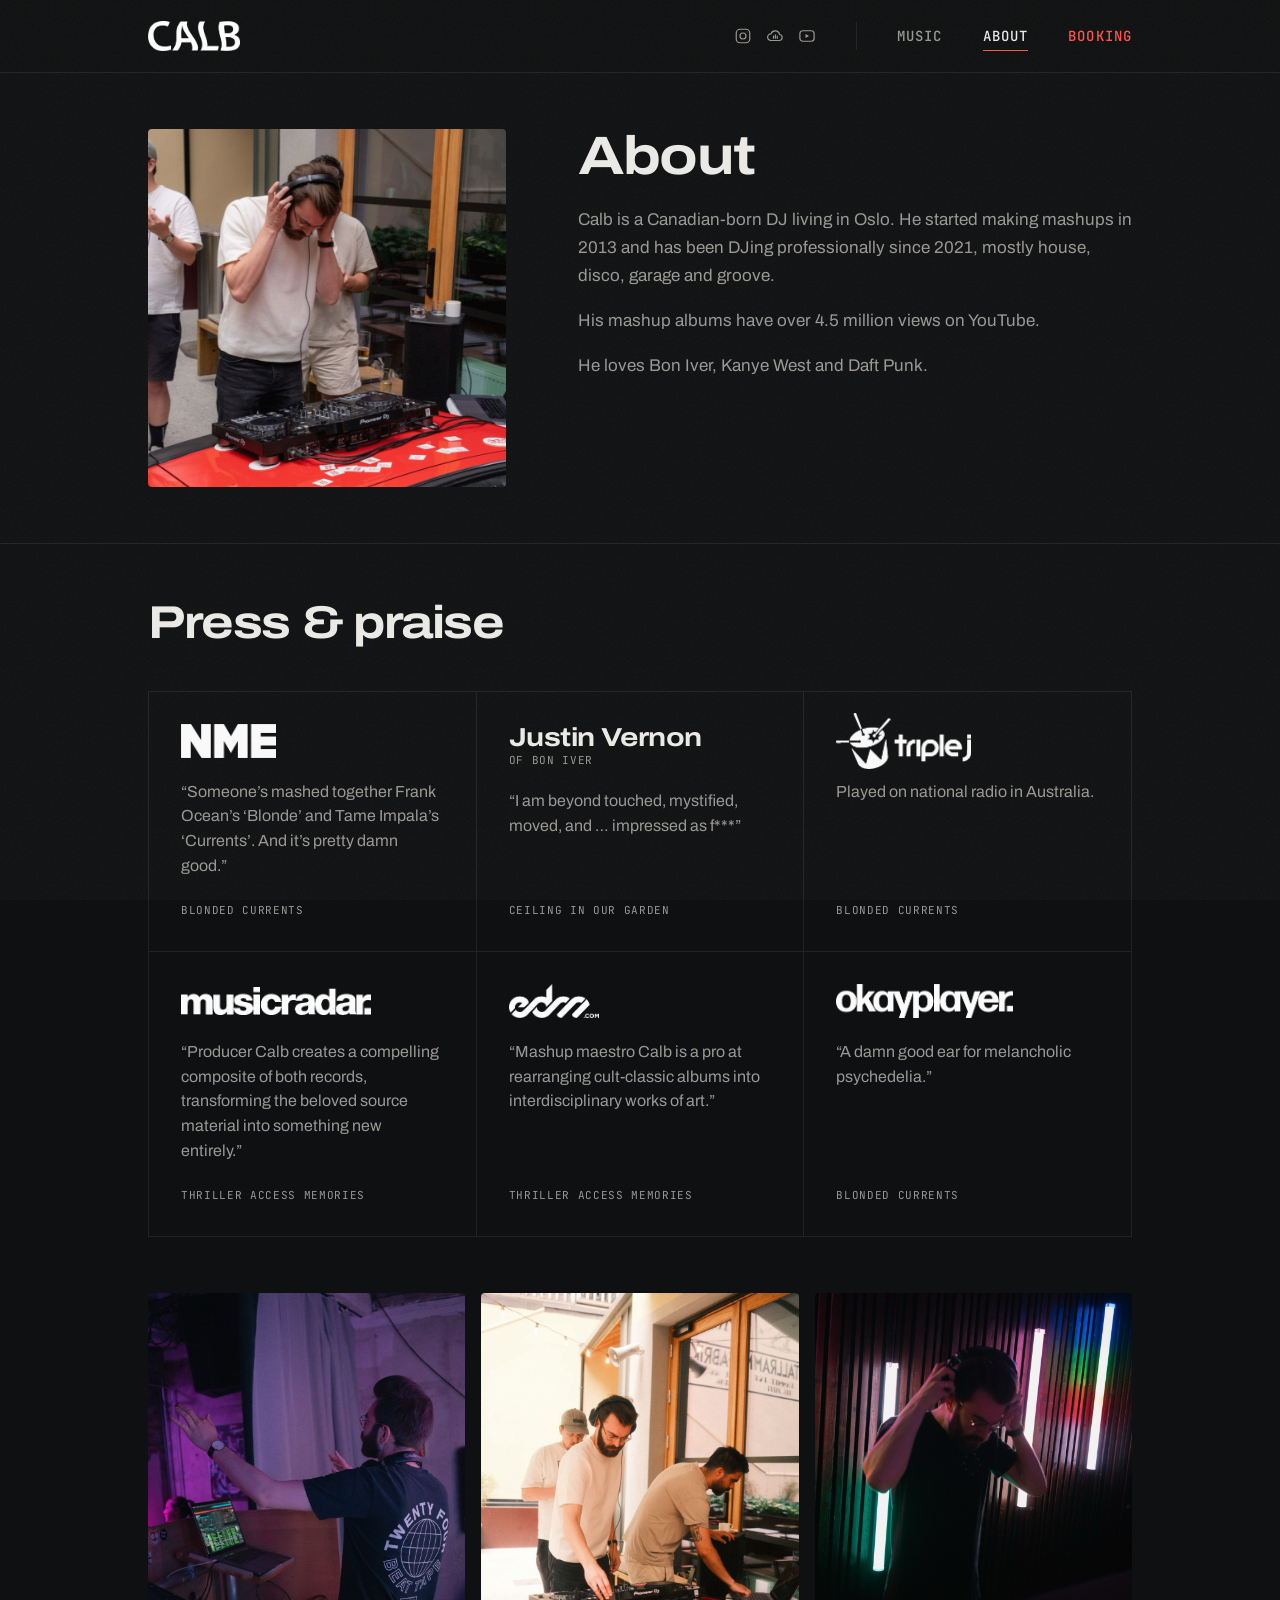
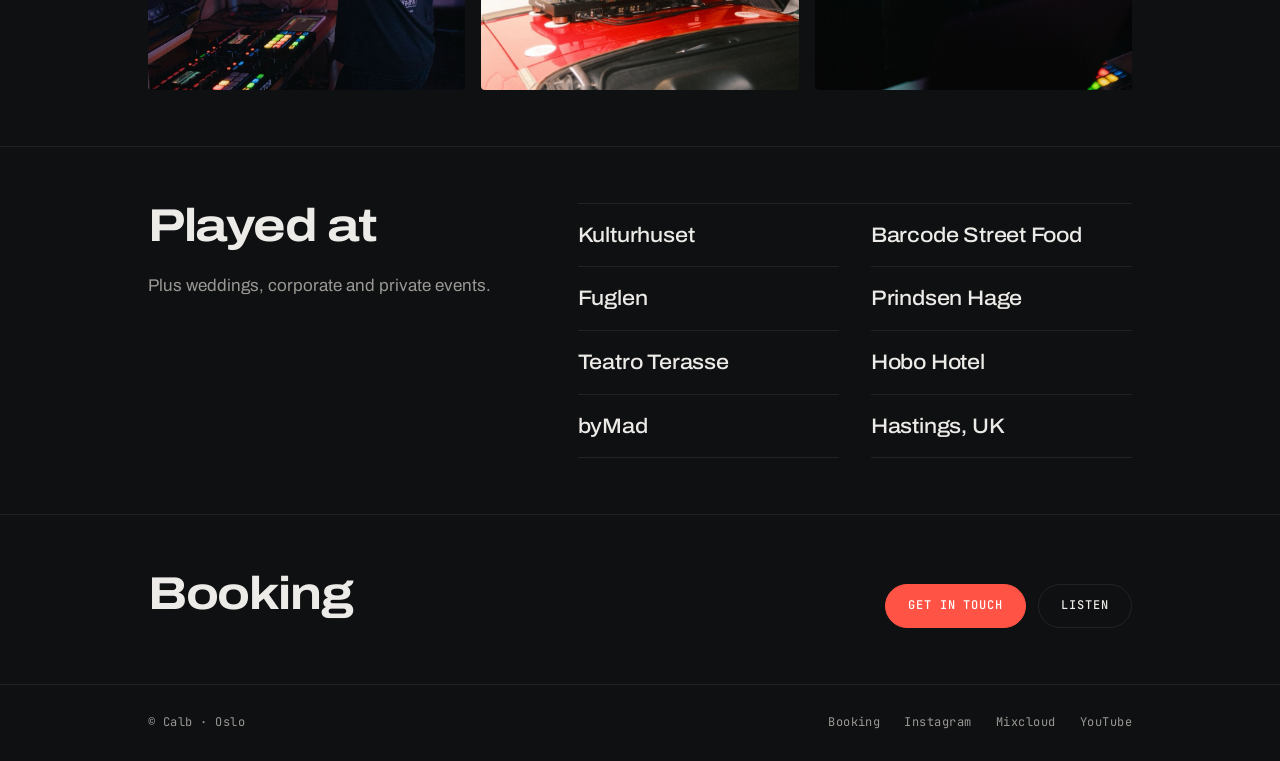
<file: about.html>
<!DOCTYPE html>
<html lang="en">
  <head>
    <meta charset="UTF-8" />
    <meta name="viewport" content="width=device-width, initial-scale=1.0" />
    <title>About — Calb</title>
    <meta name="description" content="Calb is an Oslo-based DJ playing house, disco, garage and groove for clubs, bars and private events. His mashup albums have been covered by NME, MusicRadar, Okayplayer and EDM.com." />
    <meta name="theme-color" content="#0f1011" />
    <link rel="apple-touch-icon" sizes="180x180" href="/favicon/apple-touch-icon.png">
    <link rel="icon" type="image/png" sizes="32x32" href="/favicon/favicon-32x32.png">
    <link rel="icon" type="image/png" sizes="16x16" href="/favicon/favicon-16x16.png">
    <link rel="manifest" href="/favicon/site.webmanifest">
    <link rel="preconnect" href="https://fonts.googleapis.com">
    <link rel="preconnect" href="https://fonts.gstatic.com" crossorigin>
    <link href="https://fonts.googleapis.com/css2?family=Archivo:wdth,wght@62..125,400..800&family=JetBrains+Mono:wght@400;500&display=swap" rel="stylesheet">
    <link rel="stylesheet" href="styles.css" />
  </head>

  <body>
    <header class="site-header">
      <div class="wrap">
        <a class="brand" href="index.html" aria-label="Calb home"><img src="images/calb logo white.png" alt="Calb"></a>
        <nav aria-label="Main">
          <ul class="nav">
            <li class="social">
              <a href="https://www.instagram.com/calbmusic/" aria-label="Instagram" title="Instagram">
                <svg viewBox="0 0 24 24" aria-hidden="true"><rect x="3" y="3" width="18" height="18" rx="5"/><circle cx="12" cy="12" r="4"/><circle cx="17.5" cy="6.5" r="0.6" class="dot"/></svg>
              </a>
              <a href="https://www.mixcloud.com/calbmusic/" aria-label="Mixcloud" title="Mixcloud">
                <svg viewBox="0 0 24 24" aria-hidden="true"><path d="M6.5 18h11a4 4 0 0 0 .6-7.96A6 6 0 0 0 6.6 9.2 4.4 4.4 0 0 0 6.5 18z"/><path d="M10 15v-3M12.5 15v-4.5M15 15v-3"/></svg>
              </a>
              <a href="https://www.youtube.com/@Calbmusic" aria-label="YouTube" title="YouTube">
                <svg viewBox="0 0 24 24" aria-hidden="true"><rect x="2.5" y="5" width="19" height="14" rx="4"/><path d="M10 9.2v5.6l4.8-2.8z" class="fill"/></svg>
              </a>
            </li>
            <li><a href="index.html">Music</a></li>
            <li><a href="about.html" aria-current="page">About</a></li>
            <li><a class="nav-book" href="contact.html">Booking</a></li>
          </ul>
        </nav>
      </div>
    </header>

    <main>
      <section class="section first">
        <div class="wrap grid">
          <div>
            <img src="images/dj/courtyard-headphones.jpg" class="portrait square" alt="Calb DJing at an outdoor event">
          </div>
          <div>
            <h1>About</h1>
            <p>Calb is a Canadian-born DJ living in Oslo. He started making mashups in 2013 and has been DJing professionally
              since 2021, mostly house, disco, garage and groove.</p>
            <p>His mashup albums have over 4.5 million views on YouTube.</p>
            <p>He loves Bon Iver, Kanye West and Daft Punk.</p>
          </div>
        </div>
      </section>


      <section class="section press-section" id="press">
        <div class="wrap">
          <div class="section-head">
            <h2>Press &amp; praise</h2>
          </div>
          <div class="press-grid">
            <a class="press-card" href="https://www.nme.com/news/music/someones-mashed-together-frank-oceans-blonde-and-tame-impalas-currents-2901125" target="_blank" rel="noopener">
              <img class="press-logo" src="images/logos/nme red.png" alt="NME">
              <blockquote>&ldquo;Someone&rsquo;s mashed together Frank Ocean&rsquo;s &lsquo;Blonde&rsquo; and Tame Impala&rsquo;s &lsquo;Currents&rsquo;. And it&rsquo;s pretty damn good.&rdquo;</blockquote>
              <span class="press-foot"><span>Blonded Currents</span></span>
            </a>
            <a class="press-card" href="https://www.reddit.com/r/boniver/comments/l1z0dz/comment/gk7irl0/?context=3" target="_blank" rel="noopener">
              <span class="press-name">Justin Vernon <small>of Bon Iver</small></span>
              <blockquote>&ldquo;I am beyond touched, mystified, moved, and &hellip; impressed as f***&rdquo;</blockquote>
              <span class="press-foot"><span>Ceiling In Our Garden</span></span>
            </a>
            <div class="press-card">
              <img class="press-logo tall" src="images/logos/triplej red.png" alt="triple j">
              <blockquote>Played on national radio in Australia.</blockquote>
              <span class="press-foot"><span>Blonded Currents</span></span>
            </div>
            <a class="press-card" href="https://www.musicradar.com/news/listen-to-an-album-length-mashup-of-michael-jacksons-thriller-and-daft-punks-random-access-memories" target="_blank" rel="noopener">
              <img class="press-logo" src="images/logos/musicradar red.png" alt="MusicRadar">
              <blockquote>&ldquo;Producer Calb creates a compelling composite of both records, transforming the beloved source material into something new entirely.&rdquo;</blockquote>
              <span class="press-foot"><span>Thriller Access Memories</span></span>
            </a>
            <a class="press-card" href="https://edm.com/music-releases/daft-punk-michael-jackson-mashup-album/" target="_blank" rel="noopener">
              <img class="press-logo" src="images/logos/EDM+com red.png" alt="EDM.com">
              <blockquote>&ldquo;Mashup maestro Calb is a pro at rearranging cult-classic albums into interdisciplinary works of art.&rdquo;</blockquote>
              <span class="press-foot"><span>Thriller Access Memories</span></span>
            </a>
            <a class="press-card" href="https://www.okayplayer.com/this-frank-ocean-and-tame-impala-mash-up-album-works-way-too-well/441551" target="_blank" rel="noopener">
              <img class="press-logo" src="images/logos/okayplayer red.png" alt="Okayplayer">
              <blockquote>&ldquo;A damn good ear for melancholic psychedelia.&rdquo;</blockquote>
              <span class="press-foot"><span>Blonded Currents</span></span>
            </a>
          </div>
        </div>
      </section>


      <section class="gallery" aria-label="Photos from DJ sets">
        <div class="wrap">
          <div class="photos">
            <img src="images/dj/traktor-crowd.jpg" alt="Calb DJing in a purple-lit club" loading="lazy">
            <img src="images/dj/courtyard-decks.jpg" alt="Calb DJing at an outdoor courtyard event" loading="lazy">
            <img src="images/dj/neon-headphones.jpg" alt="Calb DJing in front of neon light tubes" loading="lazy">
          </div>
        </div>
      </section>
      <section class="section" id="played">
        <div class="wrap grid">
          <div>
            <h2>Played at</h2>
            <p>Plus weddings, corporate and private events.</p>
          </div>
          <ul class="venues">
            <li>Kulturhuset</li>
            <li>Fuglen</li>
            <li>Teatro Terasse</li>
            <li>byMad</li>
            <li>Barcode Street Food</li>
            <li>Prindsen Hage</li>
            <li>Hobo Hotel</li>
            <li>Hastings, UK</li>
          </ul>
        </div>
      </section>

      <section class="band">
        <div class="wrap band-grid">
          <div>
            <h2>Booking</h2>
          </div>
          <div class="actions">
            <a class="btn" href="mailto:belacmu@gmail.com?subject=DJ%20booking%20inquiry">Get in touch</a>
            <a class="btn ghost" href="index.html#mixes">Listen</a>
          </div>
        </div>
      </section>
    </main>

    <footer class="site-footer">
      <div class="wrap">
        <span>&copy; Calb &middot; Oslo</span>
        <ul>
          <li><a href="mailto:belacmu@gmail.com?subject=DJ%20booking%20inquiry">Booking</a></li>
          <li><a href="https://www.instagram.com/calbmusic/">Instagram</a></li>
          <li><a href="https://www.mixcloud.com/calbmusic/">Mixcloud</a></li>
          <li><a href="https://www.youtube.com/@Calbmusic">YouTube</a></li>
        </ul>
      </div>
    </footer>
  </body>
</html>
</file>
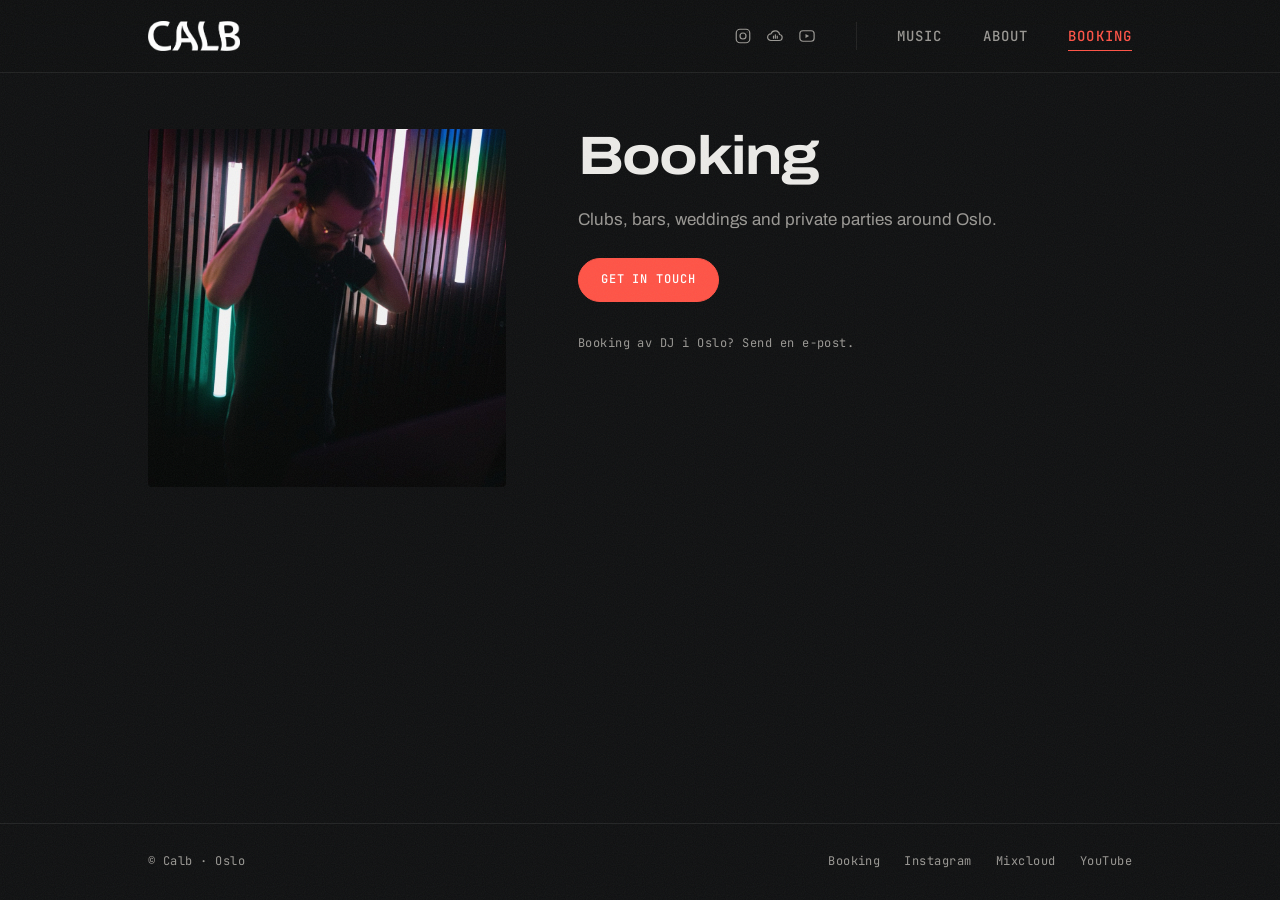
<file: contact.html>
<!DOCTYPE html>
<html lang="en">
  <head>
    <meta charset="UTF-8" />
    <meta name="viewport" content="width=device-width, initial-scale=1.0" />
    <title>Booking — Calb</title>
    <meta name="description" content="Calb is an Oslo-based DJ playing house, disco, garage and groove for clubs, bars and private events. His mashup albums have been covered by NME, MusicRadar, Okayplayer and EDM.com." />
    <meta name="theme-color" content="#0f1011" />
    <link rel="apple-touch-icon" sizes="180x180" href="/favicon/apple-touch-icon.png">
    <link rel="icon" type="image/png" sizes="32x32" href="/favicon/favicon-32x32.png">
    <link rel="icon" type="image/png" sizes="16x16" href="/favicon/favicon-16x16.png">
    <link rel="manifest" href="/favicon/site.webmanifest">
    <link rel="preconnect" href="https://fonts.googleapis.com">
    <link rel="preconnect" href="https://fonts.gstatic.com" crossorigin>
    <link href="https://fonts.googleapis.com/css2?family=Archivo:wdth,wght@62..125,400..800&family=JetBrains+Mono:wght@400;500&display=swap" rel="stylesheet">
    <link rel="stylesheet" href="styles.css" />
  </head>

  <body>
    <header class="site-header">
      <div class="wrap">
        <a class="brand" href="index.html" aria-label="Calb home"><img src="images/calb logo white.png" alt="Calb"></a>
        <nav aria-label="Main">
          <ul class="nav">
            <li class="social">
              <a href="https://www.instagram.com/calbmusic/" aria-label="Instagram" title="Instagram">
                <svg viewBox="0 0 24 24" aria-hidden="true"><rect x="3" y="3" width="18" height="18" rx="5"/><circle cx="12" cy="12" r="4"/><circle cx="17.5" cy="6.5" r="0.6" class="dot"/></svg>
              </a>
              <a href="https://www.mixcloud.com/calbmusic/" aria-label="Mixcloud" title="Mixcloud">
                <svg viewBox="0 0 24 24" aria-hidden="true"><path d="M6.5 18h11a4 4 0 0 0 .6-7.96A6 6 0 0 0 6.6 9.2 4.4 4.4 0 0 0 6.5 18z"/><path d="M10 15v-3M12.5 15v-4.5M15 15v-3"/></svg>
              </a>
              <a href="https://www.youtube.com/@Calbmusic" aria-label="YouTube" title="YouTube">
                <svg viewBox="0 0 24 24" aria-hidden="true"><rect x="2.5" y="5" width="19" height="14" rx="4"/><path d="M10 9.2v5.6l4.8-2.8z" class="fill"/></svg>
              </a>
            </li>
            <li><a href="index.html">Music</a></li>
            <li><a href="about.html">About</a></li>
            <li><a class="nav-book" href="contact.html" aria-current="page">Booking</a></li>
          </ul>
        </nav>
      </div>
    </header>

    <main>
      <section class="section first">
        <div class="wrap grid">
          <div>
            <img src="images/dj/neon-headphones.jpg" class="portrait square" alt="Calb DJing in front of neon light tubes">
          </div>
          <div>
            <h1>Booking</h1>
            <p>Clubs, bars, weddings and private parties around Oslo.</p>
            <div class="actions">
              <a class="btn" href="mailto:belacmu@gmail.com?subject=DJ%20booking%20inquiry">Get in touch</a>
            </div>
            <p class="no" lang="no">Booking av DJ i Oslo? Send en e-post.</p>
          </div>
        </div>
      </section>
    </main>

    <footer class="site-footer">
      <div class="wrap">
        <span>&copy; Calb &middot; Oslo</span>
        <ul>
          <li><a href="mailto:belacmu@gmail.com?subject=DJ%20booking%20inquiry">Booking</a></li>
          <li><a href="https://www.instagram.com/calbmusic/">Instagram</a></li>
          <li><a href="https://www.mixcloud.com/calbmusic/">Mixcloud</a></li>
          <li><a href="https://www.youtube.com/@Calbmusic">YouTube</a></li>
        </ul>
      </div>
    </footer>
  </body>
</html>
</file>
<file: styles.css>
/* ==========================================================================
   Calb — site styles
   ========================================================================== */

:root {
  --bg: #0f1011;
  --surface: #16181a;
  --line: rgba(255, 255, 255, 0.08);
  --text: #ecebe8;
  --muted: #9a9894;
  --accent: #ff5346;
  --maxw: 1080px;
  --gutter: clamp(20px, 5vw, 48px);
  --font: "Archivo", system-ui, -apple-system, "Segoe UI", sans-serif;
  --mono: "JetBrains Mono", ui-monospace, "SF Mono", Menlo, monospace;
}

*,
*::before,
*::after {
  box-sizing: border-box;
}

html {
  -webkit-text-size-adjust: 100%;
  scroll-behavior: smooth;
}

body {
  margin: 0;
  min-height: 100vh;
  display: flex;
  flex-direction: column;
  background: var(--bg);
  color: var(--text);
  font-family: var(--font);
  font-size: 17px;
  line-height: 1.65;
  -webkit-font-smoothing: antialiased;
  -moz-osx-font-smoothing: grayscale;
}

/* faint film grain over everything */
body::after {
  content: "";
  position: fixed;
  inset: 0;
  z-index: 500;
  pointer-events: none;
  opacity: 0.06;
  background-image: url("data:image/svg+xml,%3Csvg xmlns='http://www.w3.org/2000/svg' width='160' height='160'%3E%3Cfilter id='n'%3E%3CfeTurbulence type='fractalNoise' baseFrequency='.9' numOctaves='3' stitchTiles='stitch'/%3E%3C/filter%3E%3Crect width='100%25' height='100%25' filter='url(%23n)'/%3E%3C/svg%3E");
}

img {
  max-width: 100%;
  display: block;
}

a {
  color: var(--accent);
  text-decoration: none;
  transition: color 0.2s ease, opacity 0.2s ease;
}

a:hover {
  color: #fff;
}

::selection {
  background: var(--accent);
  color: #fff;
}

.wrap {
  width: 100%;
  max-width: var(--maxw);
  margin: 0 auto;
  padding: 0 var(--gutter);
}

/* --- Header ------------------------------------------------------------- */

.site-header {
  position: sticky;
  top: 0;
  z-index: 200;
  background: rgba(15, 16, 17, 0.82);
  -webkit-backdrop-filter: blur(14px);
  backdrop-filter: blur(14px);
  border-bottom: 1px solid var(--line);
}

.site-header .wrap {
  height: 72px;
  display: flex;
  align-items: center;
  justify-content: space-between;
}

.brand img {
  height: 30px;
  width: auto;
}

.nav {
  display: flex;
  gap: clamp(20px, 4vw, 40px);
  margin: 0;
  padding: 0;
  list-style: none;
}

.nav a {
  position: relative;
  color: var(--muted);
  font-family: var(--mono);
  font-size: 14px;
  font-weight: 500;
  letter-spacing: 0.08em;
  text-transform: uppercase;
  padding: 6px 0;
}

.nav a::after {
  content: "";
  position: absolute;
  left: 0;
  right: 0;
  bottom: 0;
  height: 1px;
  background: var(--accent);
  transform: scaleX(0);
  transform-origin: left;
  transition: transform 0.25s ease;
}

.nav a:hover,
.nav a[aria-current="page"] {
  color: var(--text);
}

.nav a:hover::after,
.nav a[aria-current="page"]::after {
  transform: scaleX(1);
}

/* --- Intro (home hero) ------------------------------------------------ */

.intro-hero {
  padding: clamp(24px, 3.5vw, 44px) 0 clamp(28px, 4vw, 48px);
}

.intro-grid {
  display: grid;
  grid-template-columns: minmax(0, 1.15fr) minmax(0, 1fr);
  gap: clamp(32px, 6vw, 80px);
  align-items: center;
}

.intro-text h1 {
  font-size: clamp(36px, 5.2vw, 64px);
  margin-bottom: 28px;
}

.intro-text h1.name {
  font-size: clamp(56px, 8vw, 104px);
  font-weight: 800;
  font-stretch: 125%;
  letter-spacing: -0.04em;
  line-height: 0.9;
  margin-bottom: 28px;
}

.intro-text p {
  font-size: 18px;
}

.intro-photo img {
  width: 100%;
  aspect-ratio: 1 / 1;
  object-fit: cover;
  border-radius: 4px;
}

.tagline {
  margin: 0 0 18px;
  max-width: none;
  font-family: var(--mono);
  font-size: 12px;
  letter-spacing: 0.12em;
  text-transform: uppercase;
  color: var(--muted);
}

.tagline span {
  color: var(--accent);
  margin: 0 0.4em;
}

/* --- Sections ----------------------------------------------------------- */

main {
  flex: 1;
}

section[id] {
  scroll-margin-top: 72px;
}

.section {
  padding: clamp(32px, 4.5vw, 56px) 0;
  border-top: 1px solid var(--line);
}

.section.first {
  border-top: 0;
}

.section-head {
  margin-bottom: clamp(28px, 4vw, 44px);
}

.section-head h2 {
  margin-bottom: 0;
}

.grid {
  display: grid;
  grid-template-columns: minmax(0, 1fr) minmax(0, 1.55fr);
  gap: clamp(32px, 6vw, 72px);
  align-items: start;
}

.grid.reverse {
  grid-template-columns: minmax(0, 1.55fr) minmax(0, 1fr);
}

.grid.center {
  align-items: center;
}

.eyebrow {
  display: flex;
  align-items: center;
  gap: 10px;
  margin: 0 0 8px;
  color: var(--accent);
  font-family: var(--mono);
  font-size: 12px;
  font-weight: 400;
  letter-spacing: 0.06em;
  text-transform: uppercase;
}

h1,
h2 {
  margin: 0 0 22px;
  font-weight: 700;
  font-stretch: 118%;
  letter-spacing: -0.03em;
  line-height: 1.02;
  color: var(--text);
}

h2 {
  font-size: clamp(30px, 3.8vw, 46px);
}

p {
  margin: 0 0 1em;
  color: var(--muted);
  max-width: 60ch;
}

p:last-child {
  margin-bottom: 0;
}

/* --- Mixcloud list ------------------------------------------------------ */

.mixes {
  display: flex;
  flex-direction: column;
  gap: 8px;
  margin: 0;
  padding: 0;
  list-style: none;
}

.mixes iframe {
  display: block;
  width: 100%;
  height: 60px;
  border: 0;
  background: var(--surface);
}

.stat {
  color: var(--muted);
}

.stat b {
  color: var(--text);
  font-weight: 700;
  font-stretch: 112%;
}

/* --- Short praise list (mashup section) ------------------------------- */

.praise {
  margin: 24px 0 0;
  padding: 0;
  list-style: none;
  border-top: 1px solid var(--line);
}

.praise li {
  display: flex;
  flex-wrap: wrap;
  align-items: baseline;
  justify-content: space-between;
  gap: 4px 16px;
  padding: 12px 0;
  border-bottom: 1px solid var(--line);
  color: var(--text);
  font-size: 16px;
}

.praise cite {
  color: var(--muted);
  font-family: var(--mono);
  font-size: 11px;
  font-style: normal;
  letter-spacing: 0.06em;
  text-transform: uppercase;
}

/* --- Press cards ------------------------------------------------------ */

.press-grid {
  display: grid;
  grid-template-columns: repeat(3, minmax(0, 1fr));
  border-top: 1px solid var(--line);
  border-left: 1px solid var(--line);
}

.press-card {
  display: flex;
  flex-direction: column;
  gap: 22px;
  min-height: 260px;
  padding: clamp(22px, 2.6vw, 32px);
  border-right: 1px solid var(--line);
  border-bottom: 1px solid var(--line);
  color: var(--text);
  transition: background 0.25s ease;
}

a.press-card:hover {
  background: var(--surface);
  color: var(--text);
}

.press-logo {
  height: 34px;
  width: auto;
  max-width: 190px;
  object-fit: contain;
  object-position: left center;
  filter: grayscale(100%) brightness(2.2);
  transition: filter 0.25s ease;
}

.press-logo.tall {
  height: 56px;
  margin: -11px 0;
}

a.press-card:hover .press-logo {
  filter: none;
}

.press-name {
  display: block;
  min-height: 34px;
  font-size: 26px;
  font-weight: 700;
  font-stretch: 118%;
  letter-spacing: -0.02em;
  line-height: 1.05;
  white-space: nowrap;
}

.press-name small {
  display: block;
  margin-top: 2px;
  line-height: 1.3;
  color: var(--muted);
  font-family: var(--mono);
  font-size: 11px;
  font-weight: 400;
  font-stretch: 100%;
  letter-spacing: 0.06em;
  text-transform: uppercase;
}

.press-card blockquote {
  flex: 1;
  margin: 0;
  color: var(--muted);
  font-size: 16px;
  line-height: 1.55;
}

.press-foot {
  display: flex;
  justify-content: space-between;
  gap: 12px;
  font-family: var(--mono);
  font-size: 11px;
  letter-spacing: 0.06em;
  text-transform: uppercase;
  color: var(--muted);
}

.press-foot .read {
  color: var(--accent);
  white-space: nowrap;
}

/* --- About ------------------------------------------------------------ */

.portrait {
  width: 100%;
  aspect-ratio: 4 / 5;
  object-fit: cover;
  border-radius: 4px;
}

.portrait.square {
  aspect-ratio: 1 / 1;
}

h1 {
  font-size: clamp(34px, 4.4vw, 54px);
}

/* --- Buttons & hero intro ---------------------------------------------- */

.intro {
  margin: 28px auto 0;
  max-width: 34ch;
  color: var(--text);
  font-size: clamp(19px, 2vw, 22px);
  line-height: 1.4;
  letter-spacing: -0.01em;
}

.actions {
  display: flex;
  justify-content: flex-start;
  flex-wrap: wrap;
  gap: 12px;
  margin-top: 24px;
}

.btn {
  display: inline-flex;
  align-items: center;
  height: 44px;
  padding: 0 22px;
  border: 1px solid var(--accent);
  border-radius: 999px;
  background: var(--accent);
  color: #fff;
  font-family: var(--mono);
  font-size: 12px;
  font-weight: 500;
  letter-spacing: 0.08em;
  text-transform: uppercase;
  transition: background 0.2s ease, color 0.2s ease, border-color 0.2s ease;
}

.btn:hover {
  background: transparent;
  color: var(--accent);
}

.btn.ghost {
  background: transparent;
  border-color: var(--line);
  color: var(--text);
}

.btn.ghost:hover {
  border-color: var(--text);
  color: var(--text);
}

.nav .social {
  display: flex;
  align-items: center;
  gap: 14px;
  padding-right: clamp(20px, 4vw, 40px);
  margin-right: 0;
  border-right: 1px solid var(--line);
}

.nav .social a {
  display: flex;
  padding: 4px 0;
}

.nav .social a::after {
  display: none;
}

.intro-social {
  display: none;
}

.nav .social svg,
.intro-social svg {
  width: 18px;
  height: 18px;
  fill: none;
  stroke: currentColor;
  stroke-width: 1.6;
  stroke-linecap: round;
  stroke-linejoin: round;
}

.nav .social svg .dot,
.nav .social svg .fill,
.intro-social svg .dot,
.intro-social svg .fill {
  fill: currentColor;
  stroke: none;
}

/* Booking: same treatment as the other links, but in the accent colour */
.nav a.nav-book {
  color: var(--accent);
}

.nav a.nav-book:hover,
.nav a.nav-book[aria-current="page"] {
  color: var(--accent);
}

/* --- Specs (plays / for) ----------------------------------------------- */

.specs {
  margin: 28px 0 0;
  border-top: 1px solid var(--line);
}

.specs div {
  display: grid;
  grid-template-columns: 64px 1fr;
  gap: 16px;
  padding: 14px 0;
  border-bottom: 1px solid var(--line);
}

.specs dt {
  color: var(--accent);
  font-family: var(--mono);
  font-size: 12px;
  letter-spacing: 0.06em;
  text-transform: uppercase;
  padding-top: 3px;
}

.specs dd {
  margin: 0;
  color: var(--text);
  font-size: 15px;
  line-height: 1.5;
}

/* --- Photo row --------------------------------------------------------- */

.gallery {
  padding-bottom: clamp(32px, 4.5vw, 56px);
}

.photos {
  display: grid;
  grid-template-columns: repeat(3, minmax(0, 1fr));
  gap: clamp(8px, 1.5vw, 16px);
}

.photos img {
  width: 100%;
  aspect-ratio: 4 / 5;
  object-fit: cover;
  border-radius: 4px;
}

/* --- Venues ------------------------------------------------------------ */

.venues {
  margin: 0;
  padding: 0;
  list-style: none;
  border-top: 1px solid var(--line);
  columns: 2;
  column-gap: 32px;
}

.venues li {
  break-inside: avoid;
  padding: 14px 0;
  border-bottom: 1px solid var(--line);
  color: var(--text);
  font-size: clamp(18px, 1.8vw, 21px);
  font-weight: 500;
  font-stretch: 110%;
  letter-spacing: -0.01em;
}

/* --- Pull quote & closing CTA ------------------------------------------ */

.no {
  margin-top: 32px;
  font-family: var(--mono);
  font-size: 12px;
  letter-spacing: 0.04em;
}

/* --- Featured-on logo strip (Music page) ------------------------------ */

.press {
  padding: clamp(28px, 4vw, 44px) 0;
  border-top: 1px solid var(--line);
}

.press-strip-head {
  display: flex;
  align-items: baseline;
  justify-content: space-between;
  gap: 16px;
  margin-bottom: 28px;
}

.press-strip-head .eyebrow {
  margin: 0;
}

.logos {
  display: flex;
  flex-wrap: wrap;
  align-items: center;
  justify-content: space-between;
  gap: 28px clamp(28px, 5vw, 56px);
}

.logos img {
  height: 30px;
  width: auto;
  max-width: 160px;
  object-fit: contain;
  filter: grayscale(100%) brightness(2.2);
  opacity: 0.6;
  transition: opacity 0.25s ease, filter 0.25s ease;
}

.logos img.tall {
  height: 50px;
  margin: -10px 0;
}

.logos a:hover img {
  opacity: 1;
  filter: none;
}

/* small "→" text links between pages */
.more {
  display: inline-block;
  margin-top: 22px;
  color: var(--muted);
  font-family: var(--mono);
  font-size: 12px;
  letter-spacing: 0.06em;
  text-transform: uppercase;
}

.press-strip-head .more {
  margin-top: 0;
}

.more:hover {
  color: var(--accent);
}

/* --- Booking band (end of page) --------------------------------------- */

.band {
  padding: clamp(32px, 4.5vw, 56px) 0;
  border-top: 1px solid var(--line);
}

.band-grid {
  display: flex;
  flex-wrap: wrap;
  align-items: flex-end;
  justify-content: space-between;
  gap: 24px 48px;
}

.band h2 {
  margin-bottom: 10px;
}

.band p {
  margin: 0;
}

.band .actions {
  margin-top: 0;
}

/* --- Alignment: media columns start level with the big heading --------- */

.align-h2 {
  margin-top: calc(12px * 1.65 + 8px);
}

.align-h1 {
  margin-top: calc(12px * 1.65 + 18px);
}

.more.inline {
  display: inline;
  margin: 0;
  white-space: nowrap;
}

/* --- Footer ------------------------------------------------------------- */

.site-footer {
  border-top: 1px solid var(--line);
  color: var(--muted);
  font-family: var(--mono);
  font-size: 12px;
  letter-spacing: 0.04em;
}

.site-footer .wrap {
  display: flex;
  flex-wrap: wrap;
  gap: 12px 28px;
  align-items: center;
  justify-content: space-between;
  padding-top: 28px;
  padding-bottom: 28px;
}

.site-footer ul {
  display: flex;
  gap: 24px;
  margin: 0;
  padding: 0;
  list-style: none;
}

.site-footer a {
  color: var(--muted);
}

.site-footer a:hover {
  color: var(--text);
}

/* --- Mashup player with thumbnails underneath ------------------------- */

.yt-player {
  position: relative;
  display: block;
  width: 100%;
  aspect-ratio: 16 / 9;
  padding: 0;
  border: 0;
  border-radius: 4px;
  overflow: hidden;
  background: #000;
  cursor: pointer;
}

.yt-player img {
  width: 100%;
  height: 100%;
  object-fit: cover;
  opacity: 0.85;
  transition: opacity 0.25s ease;
}

.yt-player:hover img {
  opacity: 1;
}

.yt-player iframe {
  position: absolute;
  inset: 0;
  width: 100%;
  height: 100%;
  border: 0;
}

.yt-player .play {
  position: absolute;
  left: 50%;
  top: 50%;
  width: 64px;
  height: 64px;
  margin: -32px 0 0 -32px;
  border-radius: 50%;
  background: var(--accent);
  transition: transform 0.2s ease;
}

.yt-player .play::after {
  content: "";
  position: absolute;
  left: 25px;
  top: 20px;
  border-style: solid;
  border-width: 12px 0 12px 19px;
  border-color: transparent transparent transparent #fff;
}

.yt-player:hover .play {
  transform: scale(1.06);
}

/* all albums as small thumbnails directly under the player */
.albums {
  display: grid;
  grid-template-columns: repeat(5, minmax(0, 1fr));
  gap: 14px 8px;
  margin: 10px 0 0;
  padding: 0;
  list-style: none;
}

.album {
  display: block;
  width: 100%;
  padding: 0;
  border: 0;
  background: none;
  color: inherit;
  font: inherit;
  text-align: left;
  cursor: pointer;
}

.album img {
  width: 100%;
  aspect-ratio: 16 / 9;
  object-fit: cover;
  border-radius: 2px;
  opacity: 0.5;
  transition: opacity 0.2s ease;
}

.album:hover img,
.album[aria-current] img {
  opacity: 1;
}

.album[aria-current] img {
  box-shadow: 0 0 0 2px var(--accent);
}

.album-title {
  display: block;
  margin-top: 6px;
  overflow: hidden;
  color: var(--muted);
  font-size: 11px;
  line-height: 1.3;
  white-space: nowrap;
  text-overflow: ellipsis;
  transition: color 0.2s ease;
}

.album:hover .album-title {
  color: var(--text);
}

.album[aria-current] .album-title {
  color: var(--accent);
}

.album:focus-visible,
.yt-player:focus-visible {
  outline: 2px solid var(--accent);
  outline-offset: 2px;
}

/* --- Responsive --------------------------------------------------------- */

@media (max-width: 800px) {
  .grid,
  .grid.reverse {
    grid-template-columns: minmax(0, 1fr);
  }

  /* media under text on mobile, except where noted */
  .grid .media-first,
  .grid .text-first {
    order: -1;
  }

  .portrait {
    max-width: 420px;
  }

  .photos {
    grid-template-columns: repeat(2, minmax(0, 1fr));
  }

  .intro-grid {
    grid-template-columns: minmax(0, 1fr);
  }

  /* thumbnails become a swipeable row on narrow screens */
  .albums {
    display: flex;
    gap: 10px;
    margin-right: calc(-1 * var(--gutter));
    padding-right: var(--gutter);
    overflow-x: auto;
    scroll-snap-type: x mandatory;
    scrollbar-width: none;
  }

  .albums::-webkit-scrollbar {
    display: none;
  }

  /* fixed width: long single-line titles must not stretch their card */
  .albums li {
    flex: 0 0 34%;
    width: 34%;
    min-width: 0;
    scroll-snap-align: start;
  }

  .align-h2,
  .align-h1 {
    margin-top: 0;
  }

  .intro-photo {
    order: -1;
  }

  .intro-photo img {
    aspect-ratio: 1 / 1;
  }

  .press-grid {
    grid-template-columns: repeat(2, minmax(0, 1fr));
  }

  .photos img:first-child {
    grid-column: 1 / -1;
    aspect-ratio: 3 / 2;
  }
}

@media (max-width: 480px) {
  body {
    font-size: 16px;
  }

  .site-header .wrap {
    height: 56px;
  }

  .brand img {
    height: 24px;
  }

  .nav {
    gap: 18px;
  }

  .nav a {
    font-size: 12px;
    letter-spacing: 0.04em;
  }


  .nav .social {
    gap: 10px;
  }

  .nav .social svg {
    width: 16px;
    height: 16px;
  }

  .venues {
    columns: 1;
  }

  .logos {
    justify-content: flex-start;
  }

  .logos img {
    height: 22px;
    max-width: 120px;
  }

  .logos img.tall {
    height: 38px;
    margin: -8px 0;
  }

  .press-grid {
    grid-template-columns: minmax(0, 1fr);
  }

  .press-card {
    min-height: 0;
  }

}

@media (max-width: 420px) {
  .nav .social {
    display: none;
  }

  /* header has no room: show the icons under the intro buttons instead */
  .intro-social {
    display: flex;
    gap: 22px;
    margin-top: 22px;
  }

  .intro-social a {
    display: flex;
    color: var(--muted);
  }

  .intro-social svg {
    width: 22px;
    height: 22px;
  }
}

@media (prefers-reduced-motion: reduce) {
  html {
    scroll-behavior: auto;
  }

  * {
    transition: none !important;
  }
}
</file>
